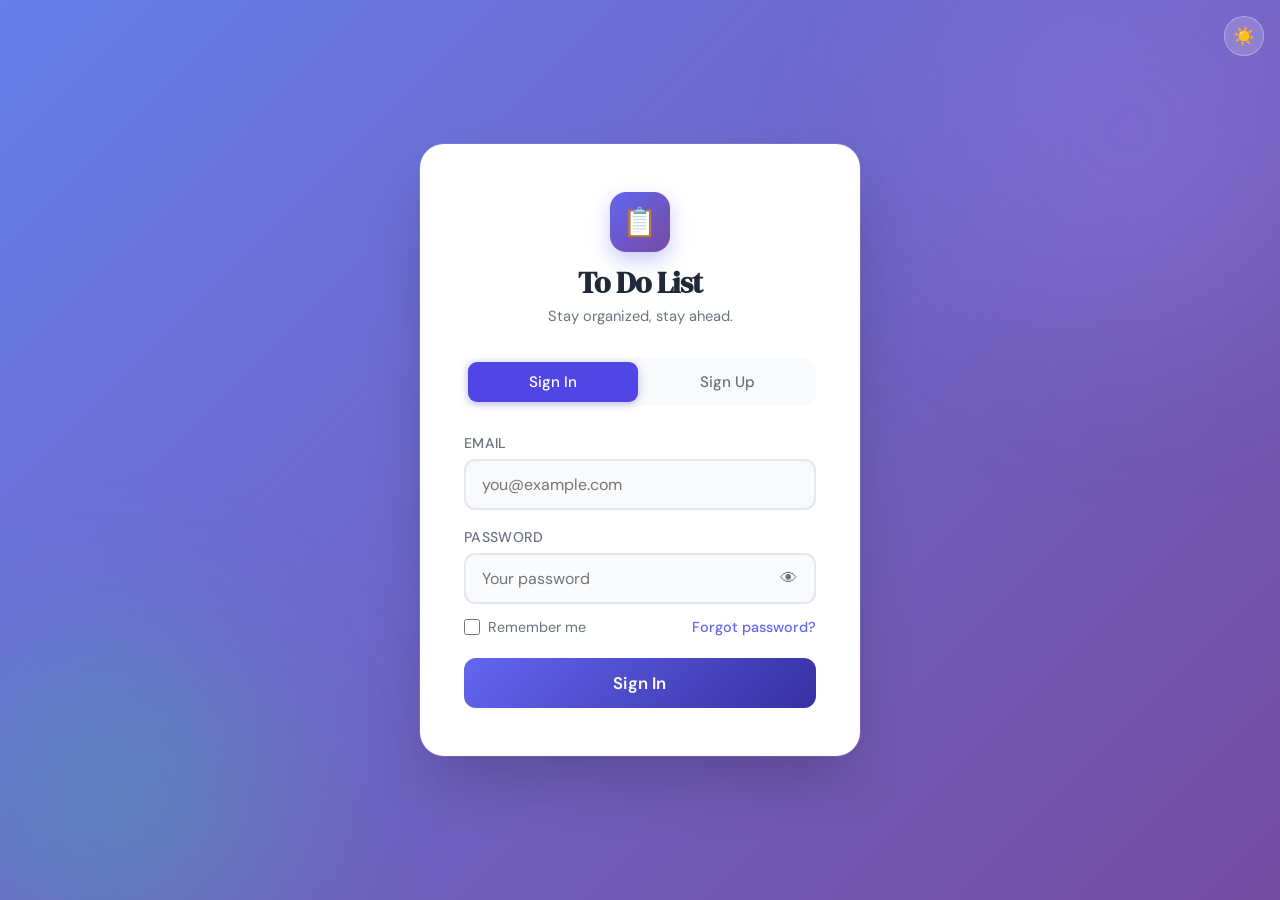
<file: index.html>
<!DOCTYPE html>
<html lang="en">
<head>
  <meta charset="UTF-8" />
  <meta name="viewport" content="width=device-width, initial-scale=1.0"/>
  <meta name="description" content="TaskFlow — Stay in the zone"/>
  <title>TaskFlow — Stay in the zone</title>
  <link rel="preconnect" href="https://fonts.googleapis.com">
  <link rel="preconnect" href="https://fonts.gstatic.com" crossorigin>
  <link href="https://fonts.googleapis.com/css2?family=Syne:wght@400;600;700;800&family=DM+Sans:ital,opsz,wght@0,9..40,300;0,9..40,400;0,9..40,500;1,9..40,300&display=swap" rel="stylesheet">
  <link rel="stylesheet" href="./styles.css">
  <style>
    /* ═══════════════════════════════════
       HERO SECTION
    ═══════════════════════════════════ */
    .hero {
      position: relative;
      min-height: 100vh;
      display: flex;
      flex-direction: column;
      align-items: center;
      justify-content: center;
      padding: 40px 24px 100px;
      overflow: hidden;
      background: #080812;
    }

    /* Mesh blobs */
    .hero-blob {
      position: absolute;
      border-radius: 50%;
      filter: blur(80px);
      pointer-events: none;
      z-index: 0;
    }
    .hero-blob-1 {
      width: 600px; height: 600px;
      background: radial-gradient(circle, rgba(99,102,241,0.35) 0%, transparent 65%);
      top: -180px; left: -120px;
      animation: blobDrift1 12s ease-in-out infinite;
    }
    .hero-blob-2 {
      width: 500px; height: 500px;
      background: radial-gradient(circle, rgba(139,92,246,0.28) 0%, transparent 65%);
      bottom: -160px; right: -80px;
      animation: blobDrift2 15s ease-in-out infinite;
    }
    .hero-blob-3 {
      width: 350px; height: 350px;
      background: radial-gradient(circle, rgba(244,114,182,0.18) 0%, transparent 65%);
      top: 50%; left: 50%;
      transform: translate(-50%,-50%);
      animation: blobDrift3 9s ease-in-out infinite;
    }
    @keyframes blobDrift1 { 0%,100%{transform:translate(0,0) scale(1);} 50%{transform:translate(60px,50px) scale(1.1);} }
    @keyframes blobDrift2 { 0%,100%{transform:translate(0,0) scale(1);} 50%{transform:translate(-40px,-40px) scale(1.08);} }
    @keyframes blobDrift3 { 0%,100%{transform:translate(-50%,-50%) scale(1);} 50%{transform:translate(-50%,-50%) scale(1.15);} }

    /* Fine grid */
    .hero-grid {
      position: absolute;
      inset: 0;
      z-index: 0;
      background-image:
        linear-gradient(rgba(148,163,184,0.05) 1px, transparent 1px),
        linear-gradient(90deg, rgba(148,163,184,0.05) 1px, transparent 1px);
      background-size: 52px 52px;
    }

    /* Floating particles */
    .hero-particles { position:absolute;inset:0;z-index:0;pointer-events:none; }
    .particle {
      position:absolute;border-radius:50%;
      animation: particlePulse var(--d,4s) ease-in-out infinite;
    }
    .p1{width:8px;height:8px;background:#818cf8;opacity:0.6;top:15%;left:10%;--d:3.4s;}
    .p2{width:5px;height:5px;background:#34d399;opacity:0.7;top:25%;right:14%;--d:4.1s;}
    .p3{width:7px;height:7px;background:#f472b6;opacity:0.5;top:65%;left:7%;--d:5.2s;}
    .p4{width:4px;height:4px;background:#fbbf24;opacity:0.8;bottom:28%;right:10%;--d:3.9s;}
    .p5{width:6px;height:6px;background:#60a5fa;opacity:0.6;top:42%;left:88%;--d:4.6s;}
    .p6{width:9px;height:9px;background:#a78bfa;opacity:0.4;bottom:40%;left:20%;--d:6s;}
    .p7{width:4px;height:4px;background:#fb923c;opacity:0.7;top:75%;right:25%;--d:3.2s;}
    @keyframes particlePulse {
      0%,100%{opacity:0.3;transform:scale(1) translateY(0);}
      50%{opacity:1;transform:scale(1.8) translateY(-8px);}
    }

    /* Content */
    .hero-content {
      position:relative;
      z-index:1;
      text-align:center;
      max-width:720px;
      width:100%;
    }

    .hero-badge {
      display:inline-flex;
      align-items:center;
      gap:9px;
      background:rgba(99,102,241,0.12);
      border:1px solid rgba(99,102,241,0.28);
      border-radius:999px;
      padding:7px 18px;
      font-family:'DM Sans',sans-serif;
      font-size:0.78rem;
      font-weight:500;
      color:#a5b4fc;
      letter-spacing:0.08em;
      text-transform:uppercase;
      margin-bottom:36px;
      animation:heroFadeUp 0.8s ease both;
    }
    .badge-dot {
      width:8px;height:8px;
      background:#10b981;
      border-radius:50%;
      box-shadow:0 0 8px rgba(16,185,129,0.8);
      animation:dotGlow 2s ease-in-out infinite;
    }
    @keyframes dotGlow { 0%,100%{box-shadow:0 0 6px rgba(16,185,129,0.6);} 50%{box-shadow:0 0 14px rgba(16,185,129,1);} }

    .hero-title {
      font-family:'Syne',sans-serif;
      font-size:clamp(2.8rem,8vw,5.8rem);
      font-weight:800;
      line-height:1.04;
      letter-spacing:-2.5px;
      color:#f8fafc;
      margin-bottom:28px;
      animation:heroFadeUp 0.8s 0.12s ease both;
    }
    .hero-title .grad {
      background:linear-gradient(135deg, #818cf8 0%, #c084fc 40%, #f472b6 80%);
      -webkit-background-clip:text;
      -webkit-text-fill-color:transparent;
      background-clip:text;
    }
    .hero-title .underline-wrap {
      position:relative;
      display:inline-block;
    }
    .hero-title .underline-wrap::after {
      content:'';
      position:absolute;
      left:0;bottom:-6px;right:0;
      height:3px;
      background:linear-gradient(90deg, #6366f1, #c084fc, #f472b6);
      border-radius:999px;
      animation:lineGrow 1s 0.8s ease both;
      transform-origin:left;
    }
    @keyframes lineGrow { from{transform:scaleX(0);} to{transform:scaleX(1);} }

    .hero-desc {
      font-family:'DM Sans',sans-serif;
      font-size:clamp(1rem,2.4vw,1.18rem);
      font-weight:300;
      color:#94a3b8;
      line-height:1.75;
      max-width:520px;
      margin:0 auto 44px;
      animation:heroFadeUp 0.8s 0.22s ease both;
    }
    .hero-desc strong { color:#cbd5e1; font-weight:500; }

    /* Feature pills */
    .hero-pills {
      display:flex;
      flex-wrap:wrap;
      gap:10px;
      justify-content:center;
      margin-bottom:48px;
      animation:heroFadeUp 0.8s 0.32s ease both;
    }
    .hpill {
      display:inline-flex;
      align-items:center;
      gap:7px;
      padding:9px 18px;
      background:rgba(255,255,255,0.04);
      border:1px solid rgba(255,255,255,0.08);
      border-radius:999px;
      font-family:'DM Sans',sans-serif;
      font-size:0.87rem;
      color:#94a3b8;
      transition:all 0.22s;
      cursor:default;
    }
    .hpill:hover {
      background:rgba(99,102,241,0.14);
      border-color:rgba(99,102,241,0.35);
      color:#c7d2fe;
      transform:translateY(-2px);
    }

    /* CTA */
    .hero-cta {
      display:flex;
      flex-wrap:wrap;
      gap:14px;
      justify-content:center;
      margin-bottom:64px;
      animation:heroFadeUp 0.8s 0.42s ease both;
    }
    .cta-main {
      display:inline-flex;
      align-items:center;
      gap:10px;
      background:linear-gradient(135deg,#6366f1 0%,#8b5cf6 100%);
      color:#fff;
      font-family:'Syne',sans-serif;
      font-size:1rem;
      font-weight:700;
      padding:15px 32px;
      border-radius:14px;
      border:none;
      cursor:pointer;
      text-decoration:none;
      box-shadow:0 8px 32px rgba(99,102,241,0.5), inset 0 1px 0 rgba(255,255,255,0.2);
      transition:all 0.24s;
      letter-spacing:0.01em;
      position:relative;
      overflow:hidden;
    }
    .cta-main::before {
      content:'';
      position:absolute;inset:0;
      background:linear-gradient(135deg,rgba(255,255,255,0.15),transparent);
      opacity:0;
      transition:opacity 0.24s;
    }
    .cta-main:hover { transform:translateY(-3px); box-shadow:0 16px 48px rgba(99,102,241,0.65); }
    .cta-main:hover::before { opacity:1; }

    .cta-ghost {
      display:inline-flex;
      align-items:center;
      gap:8px;
      background:transparent;
      color:#64748b;
      font-family:'DM Sans',sans-serif;
      font-size:0.95rem;
      font-weight:500;
      padding:15px 28px;
      border-radius:14px;
      border:1px solid rgba(255,255,255,0.1);
      cursor:pointer;
      text-decoration:none;
      transition:all 0.22s;
    }
    .cta-ghost:hover {
      background:rgba(255,255,255,0.06);
      color:#94a3b8;
      border-color:rgba(255,255,255,0.18);
      transform:translateY(-2px);
    }

    /* Stats row */
    .hero-stats {
      display:flex;
      align-items:center;
      gap:0;
      background:rgba(255,255,255,0.03);
      border:1px solid rgba(255,255,255,0.07);
      border-radius:20px;
      padding:20px 0;
      animation:heroFadeUp 0.8s 0.52s ease both;
      backdrop-filter:blur(10px);
    }
    .hstat {
      flex:1;
      text-align:center;
      padding:0 24px;
    }
    .hstat + .hstat {
      border-left:1px solid rgba(255,255,255,0.07);
    }
    .hstat-num {
      display:block;
      font-family:'Syne',sans-serif;
      font-size:2rem;
      font-weight:800;
      color:#f1f5f9;
      line-height:1;
      margin-bottom:6px;
    }
    .hstat-label {
      display:block;
      font-family:'DM Sans',sans-serif;
      font-size:0.75rem;
      color:#475569;
      letter-spacing:0.08em;
      text-transform:uppercase;
    }

    /* Scroll cue */
    .hero-scroll-cue {
      position:absolute;
      bottom:36px; left:50%;
      transform:translateX(-50%);
      display:flex;
      flex-direction:column;
      align-items:center;
      gap:8px;
      z-index:1;
      animation:heroFadeUp 0.8s 0.7s ease both;
    }
    .scroll-label {
      font-family:'DM Sans',sans-serif;
      font-size:0.7rem;
      letter-spacing:0.12em;
      text-transform:uppercase;
      color:#334155;
    }
    .scroll-ring {
      width:34px;height:34px;
      border:1px solid #1e293b;
      border-radius:50%;
      display:flex;
      align-items:center;
      justify-content:center;
      color:#475569;
      font-size:0.9rem;
      animation:scrollBounce 2s ease-in-out infinite;
    }
    @keyframes scrollBounce { 0%,100%{transform:translateY(0);} 50%{transform:translateY(6px);} }

    @keyframes heroFadeUp {
      from{opacity:0;transform:translateY(28px);}
      to{opacity:1;transform:translateY(0);}
    }

    /* App section wrapper */
    .app-section {
      background:#f1f5f9;
      padding:72px 16px;
    }
    .dark .app-section { background:#0f172a; }

    /* Override fonts globally */
    body { font-family:'DM Sans',system-ui,sans-serif; }
    .header h1, .filter-btn, button[type="submit"] { font-family:'Syne',sans-serif; }

    /* Responsive */
    @media(max-width:600px) {
      .hero-stats { flex-direction:column; gap:0; padding:16px 0; }
      .hstat { padding:14px 20px; border-left:none!important; border-top:1px solid rgba(255,255,255,0.07); }
      .hstat:first-child { border-top:none; }
      .hero-title { letter-spacing:-1px; }
      .hero-cta { flex-direction:column; align-items:center; }
      .cta-main,.cta-ghost { width:100%; justify-content:center; }
    }

    /* USER BAR */
    .user-bar {
      display:flex;align-items:center;justify-content:space-between;
      background:rgba(255,255,255,0.12);border-radius:10px;
      padding:8px 14px;margin-top:16px;font-size:0.9rem;
    }
    .user-info {display:flex;align-items:center;gap:8px;text-decoration:none;color:inherit;}
    .user-avatar {
      width:32px;height:32px;background:rgba(255,255,255,0.25);border-radius:50%;
      display:flex;align-items:center;justify-content:center;font-size:1.1rem;
      border:2px solid rgba(255,255,255,0.35);transition:transform 0.2s;flex-shrink:0;
    }
    .user-info:hover .user-avatar{transform:scale(1.1);}
    .user-name{font-weight:500;opacity:0.95;color:white;}
    .user-name small{display:block;font-size:0.75rem;opacity:0.7;font-weight:400;}
    .user-actions{display:flex;gap:8px;align-items:center;}
    .profile-btn {
      background:rgba(255,255,255,0.18);border:1px solid rgba(255,255,255,0.28);
      color:white;font-size:0.82rem;font-weight:600;padding:5px 12px;border-radius:7px;
      cursor:pointer;text-decoration:none;transition:background 0.2s;
      display:inline-flex;align-items:center;gap:5px;
    }
    .profile-btn:hover{background:rgba(255,255,255,0.3);}
    .logout-btn {
      background:rgba(255,255,255,0.1);border:1px solid rgba(255,255,255,0.2);
      color:rgba(255,255,255,0.8);font-size:0.82rem;font-weight:500;
      padding:5px 10px;border-radius:7px;cursor:pointer;transition:background 0.2s;
    }
    .logout-btn:hover{background:rgba(255,0,0,0.25);color:white;}
    .header-right{display:flex;justify-content:flex-end;margin-bottom:4px;}

    /* CHATBOT */
    #tc-fab {
      position:fixed;bottom:28px;right:28px;width:60px;height:60px;border-radius:50%;
      background:linear-gradient(135deg,#6366f1,#8b5cf6);color:#fff;border:none;
      font-size:1.6rem;cursor:pointer;box-shadow:0 6px 24px rgba(99,102,241,0.5);
      display:flex;align-items:center;justify-content:center;z-index:99998;
      transition:transform 0.22s,box-shadow 0.22s;
    }
    #tc-fab:hover{transform:scale(1.1) translateY(-2px);box-shadow:0 10px 30px rgba(99,102,241,0.6);}
    #tc-fab .tc-badge {
      position:absolute;top:-4px;right:-4px;background:#10b981;color:#fff;
      font-size:0.58rem;font-weight:700;padding:2px 5px;border-radius:999px;
    }
    #tc-panel {
      position:fixed;bottom:102px;right:28px;width:355px;max-height:530px;background:#fff;
      border-radius:18px;box-shadow:0 24px 60px rgba(0,0,0,0.2);display:flex;flex-direction:column;
      z-index:99999;opacity:0;transform:translateY(16px) scale(0.96);pointer-events:none;
      transition:opacity 0.25s,transform 0.25s;overflow:hidden;border:1px solid rgba(99,102,241,0.15);
    }
    .dark #tc-panel{background:#1e2937;border-color:rgba(99,102,241,0.3);}
    #tc-panel.open{opacity:1;transform:translateY(0) scale(1);pointer-events:all;}
    #tc-header {
      background:linear-gradient(135deg,#6366f1,#8b5cf6);color:#fff;padding:13px 16px;
      display:flex;align-items:center;gap:10px;flex-shrink:0;
    }
    .tc-hav {
      width:36px;height:36px;border-radius:50%;background:rgba(255,255,255,0.2);
      display:flex;align-items:center;justify-content:center;font-size:1.15rem;flex-shrink:0;
    }
    .tc-hinfo{flex:1;line-height:1.3;}
    .tc-hinfo strong{font-size:0.93rem;display:block;}
    .tc-hinfo span{font-size:0.74rem;opacity:0.82;}
    #tc-close {
      background:rgba(255,255,255,0.15);border:none;color:#fff;border-radius:8px;
      width:28px;height:28px;font-size:1rem;cursor:pointer;
      display:flex;align-items:center;justify-content:center;
    }
    #tc-close:hover{background:rgba(255,255,255,0.3);}
    #tc-msgs {
      flex:1;overflow-y:auto;padding:14px 13px;display:flex;
      flex-direction:column;gap:10px;scroll-behavior:smooth;
    }
    #tc-msgs::-webkit-scrollbar{width:4px;}
    #tc-msgs::-webkit-scrollbar-thumb{background:#d1d5db;border-radius:4px;}
    .tc-bbl{display:flex;gap:8px;max-width:90%;animation:tcpop 0.2s ease;}
    @keyframes tcpop{from{opacity:0;transform:translateY(6px);}to{opacity:1;transform:translateY(0);}}
    .tc-bbl.user{align-self:flex-end;flex-direction:row-reverse;}
    .tc-bbl.bot{align-self:flex-start;}
    .tc-av {
      width:27px;height:27px;border-radius:50%;background:linear-gradient(135deg,#6366f1,#8b5cf6);
      color:#fff;font-size:0.82rem;display:flex;align-items:center;justify-content:center;
      flex-shrink:0;margin-top:2px;
    }
    .tc-txt{padding:9px 12px;border-radius:14px;font-size:0.87rem;line-height:1.55;}
    .tc-bbl.user .tc-txt{background:#6366f1;color:#fff;border-bottom-right-radius:4px;}
    .tc-bbl.bot .tc-txt{background:#f3f4f6;color:#1f2937;border-bottom-left-radius:4px;}
    .dark .tc-bbl.bot .tc-txt{background:#334155;color:#e2e8f0;}
    #tc-chips{display:flex;flex-wrap:wrap;gap:6px;padding:0 13px 10px;flex-shrink:0;}
    .tc-chip {
      font-size:0.77rem;padding:5px 11px;background:#ede9fe;color:#6d28d9;
      border:1px solid #ddd6fe;border-radius:999px;cursor:pointer;white-space:nowrap;
      transition:background 0.18s,transform 0.15s;
    }
    .dark .tc-chip{background:#312e81;color:#c4b5fd;border-color:#4c1d95;}
    .tc-chip:hover{background:#c4b5fd;transform:translateY(-1px);}
    .tc-dots{display:flex;gap:4px;align-items:center;padding:2px 0;}
    .tc-dots span {
      width:6px;height:6px;border-radius:50%;background:#9ca3af;display:inline-block;
      animation:tcdot 1.2s ease-in-out infinite;
    }
    .tc-dots span:nth-child(2){animation-delay:0.2s;}
    .tc-dots span:nth-child(3){animation-delay:0.4s;}
    @keyframes tcdot{0%,60%,100%{transform:translateY(0);opacity:0.5;}30%{transform:translateY(-5px);opacity:1;}}
    #tc-bar {
      padding:11px 13px;border-top:1px solid #e5e7eb;display:flex;gap:8px;
      align-items:center;flex-shrink:0;background:#fff;
    }
    .dark #tc-bar{border-top-color:#334155;background:#1e2937;}
    #tc-input {
      flex:1;border:1.5px solid #d1d5db;border-radius:10px;padding:9px 12px;
      font-size:0.87rem;outline:none;background:#fff;color:#1f2937;transition:border-color 0.18s;
    }
    .dark #tc-input{background:#334155;border-color:#475569;color:#e2e8f0;}
    #tc-input:focus{border-color:#6366f1;}
    #tc-send {
      width:37px;height:37px;background:#6366f1;color:#fff;border:none;
      border-radius:10px;font-size:1rem;cursor:pointer;display:flex;
      align-items:center;justify-content:center;flex-shrink:0;transition:background 0.18s,transform 0.15s;
    }
    #tc-send:hover{background:#4f46e5;transform:scale(1.05);}
    @media(max-width:420px){
      #tc-panel{width:calc(100vw - 20px);right:10px;bottom:88px;}
      #tc-fab{bottom:18px;right:14px;}
    }
  </style>
</head>
<body>

  <!-- ══════════════════════════════
       HERO
  ══════════════════════════════ -->
  <section class="hero" id="hero">
    <div class="hero-blob hero-blob-1"></div>
    <div class="hero-blob hero-blob-2"></div>
    <div class="hero-blob hero-blob-3"></div>
    <div class="hero-grid"></div>
    <div class="hero-particles">
      <div class="particle p1"></div>
      <div class="particle p2"></div>
      <div class="particle p3"></div>
      <div class="particle p4"></div>
      <div class="particle p5"></div>
      <div class="particle p6"></div>
      <div class="particle p7"></div>
    </div>

    <div class="hero-content">
      <div class="hero-badge">
        <span class="badge-dot"></span>
        Productivity, reimagined
      </div>

      <h1 class="hero-title">
        Get things done.<br>
        Stay <span class="underline-wrap"><span class="grad">in the zone.</span></span>
      </h1>

      <p class="hero-desc">
        TaskFlow helps you <strong>capture</strong>, <strong>prioritize</strong>, and actually
        <strong>finish</strong> what you start — with a smart AI assistant right at your fingertips.
      </p>

      <div class="hero-pills">
        <span class="hpill">🎯 Priority levels</span>
        <span class="hpill">📅 Due dates</span>
        <span class="hpill">🤖 AI assistant</span>
        <span class="hpill">🌙 Dark mode</span>
        <span class="hpill">☁️ Local storage</span>
      </div>

      <div class="hero-cta">
        <a href="#app" class="cta-main" onclick="smoothScroll()">
          ✦ &nbsp;Start Tasking
        </a>
        <a href="#app" class="cta-ghost" onclick="smoothScroll()">
          See how it works ↓
        </a>
      </div>

      <!-- <div class="hero-stats">
        <div class="hstat">
          <span class="hstat-num" id="heroTotal">0</span>
          <span class="hstat-label">Total Tasks</span>
        </div>
        <div class="hstat">
          <span class="hstat-num" id="heroDone">0</span>
          <span class="hstat-label">Completed</span>
        </div>
        <div class="hstat">
          <span class="hstat-num" id="heroRate">0%</span>
          <span class="hstat-label">Done Rate</span>
        </div>
      </div>
    </div> -->

    <div class="hero-scroll-cue">
      <span class="scroll-label">Scroll</span>
      <div class="scroll-ring">↓</div>
    </div>
  </section>

  <!-- ══════════════════════════════
       APP
  ══════════════════════════════ -->
  <div class="app-section" id="app">
    <div class="container">
      <header class="header">
        <div class="header-right">
          <button type="button" id="themeToggle" class="theme-toggle" aria-label="Toggle dark/light mode">
            <span class="icon-sun">☀️</span>
            <span class="icon-moon">🌙</span>
          </button>
        </div>
        <div class="title-area">
          <h1>TaskFlow</h1>
          <p class="tagline">Stay in the zone ✦</p>
        </div>
        <div class="user-bar" id="userBar">
          <a href="profile.html" class="user-info" title="View profile">
            <div class="user-avatar" id="userAvatar">😊</div>
            <div>
              <span class="user-name" id="userName">—</span>
              <small>View profile →</small>
            </div>
          </a>
          <div class="user-actions">
            <a href="profile.html" class="profile-btn">👤 Profile</a>
            <button class="logout-btn" onclick="signOut()">Sign Out</button>
          </div>
        </div>
        <div class="stats">
          <div class="progress-container">
            <div id="progressBar" class="progress-bar">
              <div id="progress" class="progress-fill" style="width: 0%;"></div>
            </div>
          </div>
          <div class="counter">
            <strong id="numbers">0</strong> / <span id="total">0</span>
            <span class="done-text">done</span>
          </div>
        </div>
      </header>

      <form id="taskForm" class="add-task-form">
        <div class="input-row">
          <input type="text" id="taskInput" placeholder="What needs to be done?" autocomplete="off" required>
          <input type="date" id="dueDate" title="Due date (optional)">
          <select id="priority" title="Priority level">
            <option value="" disabled selected>Priority</option>
            <option value="high">High</option>
            <option value="medium">Medium</option>
            <option value="low">Low</option>
          </select>
          <button type="submit" aria-label="Add task">+</button>
        </div>
      </form>

      <div class="filters">
        <button type="button" class="filter-btn active" data-filter="all">All</button>
        <button type="button" class="filter-btn" data-filter="active">Active</button>
        <button type="button" class="filter-btn" data-filter="completed">Done</button>
        <button type="button" class="clear-completed" data-action="clear">Clear completed</button>
      </div>

      <ul class="task-list" id="taskList"></ul>

      <div class="empty-state" id="emptyState">
        <div class="empty-emoji">📋✨</div>
        <p>No tasks yet</p>
        <small>Add your first task above</small>
      </div>
    </div>
  </div>

  <!-- CHATBOT -->
  <button id="tc-fab" aria-label="Open task assistant">
    🤖<span class="tc-badge">AI</span>
  </button>
  <div id="tc-panel">
    <div id="tc-header">
      <div class="tc-hav">✦</div>
      <div class="tc-hinfo">
        <strong>Task Assistant</strong>
        <span>Your smart to-do helper</span>
      </div>
      <button id="tc-close">✕</button>
    </div>
    <div id="tc-msgs"></div>
    <div id="tc-chips"></div>
    <div id="tc-bar">
      <input id="tc-input" type="text" placeholder="Ask about your tasks…" autocomplete="off"/>
      <button id="tc-send">➤</button>
    </div>
  </div>

  <script>
    function smoothScroll() {
      event.preventDefault();
      document.getElementById('app').scrollIntoView({ behavior: 'smooth' });
    }

    function loadHeroStats() {
      try {
        var s = localStorage.getItem('todo_session');
        var key = s ? 'tasks_' + JSON.parse(s).email.toLowerCase() : 'tasks';
        var tasks = JSON.parse(localStorage.getItem(key) || '[]');
        var total = tasks.length;
        var done = tasks.filter(function(t){ return t.completed; }).length;
        var rate = total ? Math.round(done / total * 100) : 0;
        document.getElementById('heroTotal').textContent = total;
        document.getElementById('heroDone').textContent = done;
        document.getElementById('heroRate').textContent = rate + '%';
      } catch(e) {}
    }

    // Auth guard
    (function() {
      var session = localStorage.getItem('todo_session');
      if (!session) { window.location.replace('auth.html'); return; }
      var user = JSON.parse(session);
      var users = JSON.parse(localStorage.getItem('todo_users') || '[]');
      var fullUser = users.find(function(u){ return u.email.toLowerCase() === user.email.toLowerCase(); });
      var avatar = fullUser && fullUser.avatar ? fullUser.avatar : '😊';
      document.getElementById('userName').textContent = user.name || user.email;
      document.getElementById('userAvatar').textContent = avatar;
      loadHeroStats();
    })();

    function signOut() {
      if (confirm('Sign out?')) {
        localStorage.removeItem('todo_session');
        window.location.href = 'auth.html';
      }
    }

    // Chatbot
    var TC = (function() {
      var isOpen = false;
      function getTasks() {
        try {
          var s = localStorage.getItem('todo_session');
          var key = s ? 'tasks_' + JSON.parse(s).email.toLowerCase() : 'tasks';
          return JSON.parse(localStorage.getItem(key) || '[]');
        } catch(e) { return []; }
      }
      function today() { return new Date().toISOString().split('T')[0]; }
      function reply(msg) {
        msg = msg.toLowerCase().trim();
        var all=getTasks(), active=all.filter(function(t){return !t.completed;}),
            done=all.filter(function(t){return t.completed;}),
            high=active.filter(function(t){return t.priority==='high';}),
            med=active.filter(function(t){return t.priority==='medium';}),
            low=active.filter(function(t){return t.priority==='low';}),
            overdue=active.filter(function(t){return t.dueDate&&t.dueDate<today();}),
            due2day=active.filter(function(t){return t.dueDate&&t.dueDate===today();}),
            li=function(arr){return arr.map(function(t){return '• '+t.text;}).join('\n');};
        if(/^(hi|hey|hello|yo|sup)/.test(msg)) return "Hey! 👋 You have **"+active.length+" active task"+(active.length!==1?'s':'')+"** right now. What would you like to know? 😊";
        if(/how many|count|total|number/.test(msg)) return "📊 Summary:\n• Total: **"+all.length+"**\n• Active: **"+active.length+"**\n• Completed: **"+done.length+"**\n• Overdue: **"+overdue.length+"**";
        if(/done|complet|finish|progress/.test(msg)){if(!done.length)return "No completed tasks yet. Keep going! 💪";var pct=all.length?Math.round(done.length/all.length*100):0;return "🎉 **"+done.length+" task"+(done.length!==1?'s':'')+"** done — **"+pct+"%** of list!\n"+li(done.slice(0,5))+(done.length>5?'\n…+more':'');}
        if(/today|due today/.test(msg)){if(!due2day.length)return "✅ Nothing due today! Great time to get ahead.";return "📅 Due today ("+due2day.length+"):\n"+li(due2day);}
        if(/overdue|late|missed/.test(msg)){if(!overdue.length)return "🎉 No overdue tasks! You're on schedule.";return "⚠️ **"+overdue.length+" overdue**:\n"+li(overdue)+"\n\nTackle these first!";}
        if(/high|urgent|important/.test(msg)){if(!high.length)return "No high-priority tasks right now. 👌";return "🔴 High priority ("+high.length+"):\n"+li(high);}
        if(/medium|med/.test(msg)){if(!med.length)return "No medium-priority tasks.";return "🟡 Medium priority ("+med.length+"):\n"+li(med);}
        if(/\blow\b/.test(msg)){if(!low.length)return "No low-priority tasks. Nice!";return "🟢 Low priority ("+low.length+"):\n"+li(low);}
        if(/all|list|show|active|pending/.test(msg)){if(!active.length)return "🎉 All done! Nothing left!";return "📋 Active tasks ("+active.length+"):\n"+li(active);}
        if(/next|what.*do|suggest|focus|start/.test(msg)){if(!active.length)return "All done! 🎉 Enjoy the rest!";var pick=overdue[0]||due2day[0]||high[0]||med[0]||active[0],why=overdue[0]?'(overdue!)':due2day[0]?'(due today)':high[0]?'(high priority)':'';return "👉 Work on:\n**\""+pick.text+"\"** "+why+"\n\n"+(active.length-1)+" other tasks remaining.";}
        if(/add|create|new task/.test(msg)) return "Type your task in the input box at the top and hit **+**. You can also set a due date and priority! 📝";
        if(/delete|remove|clear/.test(msg)) return "Click 🗑️ next to any task to delete it, or use **Clear completed** to bulk-remove finished ones.";
        if(/motivat|stuck|overwhelm|tired/.test(msg)) return active.length>5?"Pick just **3 tasks to focus on today**. Small wins build momentum! 💪":"Only "+active.length+" left — you're almost there! 🚀";
        if(!all.length) return "Task list is empty! Add your first task at the top. 📋";
        var f=["I can help with: tasks due today, overdue, priorities, progress, or what to do next. Just ask! 😊","Try: \"What's overdue?\", \"Show high priority\", or \"What should I do next?\" 📋"];
        return f[Math.floor(Math.random()*f.length)];
      }
      function esc(s){return String(s).replace(/&/g,'&amp;').replace(/</g,'&lt;').replace(/>/g,'&gt;');}
      function fmt(t){return t.replace(/\*\*(.*?)\*\*/g,'<strong>$1</strong>').replace(/\n/g,'<br>');}
      function addMsg(role,text){var c=document.getElementById('tc-msgs'),d=document.createElement('div');d.className='tc-bbl '+role;d.innerHTML=role==='bot'?'<div class="tc-av">✦</div><div class="tc-txt">'+fmt(text)+'</div>':'<div class="tc-txt">'+esc(text)+'</div>';c.appendChild(d);c.scrollTop=c.scrollHeight;}
      function showDots(){var c=document.getElementById('tc-msgs'),d=document.createElement('div');d.className='tc-bbl bot';d.id='tc-typing';d.innerHTML='<div class="tc-av">✦</div><div class="tc-txt"><div class="tc-dots"><span></span><span></span><span></span></div></div>';c.appendChild(d);c.scrollTop=c.scrollHeight;}
      function hideDots(){var e=document.getElementById('tc-typing');if(e)e.remove();}
      function chips(){var bar=document.getElementById('tc-chips');bar.innerHTML='';['What tasks are due today?','Show high priority tasks','What should I do next?','How many tasks done?'].forEach(function(lbl){var b=document.createElement('button');b.className='tc-chip';b.textContent=lbl;b.addEventListener('click',function(e){e.stopPropagation();bar.innerHTML='';send(lbl);});bar.appendChild(b);});}
      function send(txt){var inp=document.getElementById('tc-input');txt=(txt||inp.value).trim();if(!txt)return;inp.value='';addMsg('user',txt);showDots();setTimeout(function(){hideDots();addMsg('bot',reply(txt));},500+Math.random()*400);}
      function open(){isOpen=true;document.getElementById('tc-panel').classList.add('open');if(!document.getElementById('tc-msgs').children.length){var a=getTasks().filter(function(t){return!t.completed;}).length;addMsg('bot',"Hey! 👋 You have **"+a+" active task"+(a!==1?'s':'')+"**. What can I help with?");chips();}setTimeout(function(){document.getElementById('tc-input').focus();},200);}
      function close(){isOpen=false;document.getElementById('tc-panel').classList.remove('open');}
      return {init:function(){
        var fab=document.getElementById('tc-fab'),panel=document.getElementById('tc-panel');
        panel.addEventListener('click',function(e){e.stopPropagation();});
        fab.addEventListener('click',function(e){e.stopPropagation();isOpen?close():open();});
        document.getElementById('tc-close').addEventListener('click',function(e){e.stopPropagation();close();});
        document.getElementById('tc-send').addEventListener('click',function(e){e.stopPropagation();send();});
        document.getElementById('tc-input').addEventListener('keydown',function(e){if(e.key==='Enter')send();});
        document.addEventListener('click',function(){if(isOpen)close();});
      }};
    })();

    document.addEventListener('DOMContentLoaded', function(){ TC.init(); });
  </script>

  <script src="./app.js" defer></script>
</body>
</html>
</file>
<file: styles.css>
* {
  margin: 0;
  padding: 0;
  box-sizing: border-box;
}

body {
  font-family: 'DM Sans', system-ui, -apple-system, BlinkMacSystemFont, 'Segoe UI', Roboto, sans-serif;
  background: #f1f5f9;
  min-height: 100vh;
  color: #1f2937;
  transition: background 0.4s ease;
}

/* App section wraps the container */
.app-section {
  background: #f1f5f9;
  padding: 72px 12px;
}

/* Dark Mode */
.dark body {
  background: #0f172a;
}

.dark .app-section {
  background: #0f172a;
}

.container {
  max-width: 580px;
  margin: 0 auto;
  background: white;
  border-radius: 16px;
  overflow: hidden;
  box-shadow: 0 20px 40px -12px rgba(0, 0, 0, 0.18);
  transition: background 0.3s ease, box-shadow 0.3s ease;
}

.dark .container {
  background: #1e2937;
  box-shadow: 0 20px 40px -12px rgba(0, 0, 0, 0.4);
}

/* Header */
.header {
  background: #4f46e5;
  color: white;
  padding: 28px 32px 20px;
  text-align: center;
}

.title-area h1 {
  font-size: 2.4rem;
  font-weight: 800;
  letter-spacing: -0.8px;
  margin-bottom: 6px;
  font-family: 'Syne', sans-serif;
}

.tagline {
  font-size: 1.05rem;
  opacity: 0.88;
  font-weight: 400;
}

/* Stats / Progress */
.stats {
  margin-top: 24px;
  display: flex;
  flex-direction: column;
  gap: 14px;
  align-items: center;
}

.progress-container {
  width: 100%;
  max-width: 360px;
}

.progress-bar {
  height: 10px;
  background: rgba(255, 255, 255, 0.25);
  border-radius: 999px;
  overflow: hidden;
}

.progress-fill {
  height: 100%;
  background: #34d399;
  width: 0%;
  border-radius: 999px;
  transition: width 0.4s ease;
}

.counter {
  font-size: 1.15rem;
  font-weight: 500;
}

.counter strong {
  color: #34d399;
}

.done-text {
  color: rgba(255, 255, 255, 0.9);
  font-weight: 400;
}

/* Add task form */
.add-task-form {
  padding: 20px 28px 16px;
  background: #f9fafb;
  border-bottom: 1px solid #e5e7eb;
}

.dark .add-task-form {
  background: #334155;
  border-bottom: 1px solid #475569;
}

.input-row {
  display: flex;
  gap: 10px;
  flex-wrap: wrap;
}

#taskInput {
  flex: 1 1 260px;
  min-width: 0;
  padding: 14px 16px;
  font-size: 1.05rem;
  border: 2px solid #d1d5db;
  border-radius: 10px;
  transition: all 0.2s;
  background: white;
}

.dark #taskInput {
  background: #475569;
  border-color: #64748b;
  color: #e2e8f0;
}

#taskInput:focus {
  outline: none;
  border-color: #6366f1;
  box-shadow: 0 0 0 3px rgba(99, 102, 241, 0.12);
}

#dueDate,
#priority {
  padding: 14px 16px;
  font-size: 1rem;
  border: 2px solid #d1d5db;
  border-radius: 10px;
  background: white;
  color: #374151;
}

.dark #dueDate,
.dark #priority {
  background: #475569;
  border-color: #64748b;
  color: #e2e8f0;
}

#dueDate:focus,
#priority:focus {
  outline: none;
  border-color: #6366f1;
}

button[type="submit"] {
  width: 54px;
  height: 54px;
  font-size: 1.8rem;
  line-height: 1;
  background: #6366f1;
  color: white;
  border: none;
  border-radius: 12px;
  cursor: pointer;
  transition: all 0.2s;
}

button[type="submit"]:hover {
  background: #4f46e5;
  transform: translateY(-1px);
}

/* Filters */
.filters {
  display: flex;
  flex-wrap: wrap;
  gap: 10px;
  padding: 16px 28px;
  background: #f9fafb;
  border-bottom: 1px solid #e5e7eb;
}

.dark .filters {
  background: #334155;
  border-bottom: 1px solid #475569;
}

.filter-btn,
.clear-completed {
  padding: 10px 18px;
  font-size: 0.95rem;
  font-weight: 500;
  border: none;
  border-radius: 10px;
  cursor: pointer;
  background: #e5e7eb;
  color: #4b5563;
  transition: all 0.18s;
}

.dark .filter-btn,
.dark .clear-completed {
  background: #475569;
  color: #e2e8f0;
}

.filter-btn.active {
  background: #6366f1;
  color: white;
}

.filter-btn:hover:not(.active),
.clear-completed:hover {
  background: #d1d5db;
}

.dark .filter-btn:hover:not(.active),
.dark .clear-completed:hover {
  background: #64748b;
}

.clear-completed {
  margin-left: auto;
  background: #fee2e2;
  color: #dc2626;
}

.dark .clear-completed {
  background: #7f1d1d;
  color: #fca5a5;
}

/* Task list */
.task-list {
  list-style: none;
}

.task-item {
  display: flex;
  align-items: center;
  gap: 14px;
  padding: 18px 28px;
  border-bottom: 1px solid #f1f1f1;
  transition: background 0.2s ease;
}

.dark .task-item {
  border-bottom: 1px solid #475569;
}

.task-item:last-child {
  border-bottom: none;
}

.task-item:hover {
  background: #f8fafc;
}

.dark .task-item:hover {
  background: #334155;
}

/* TASK TEXT COLOR - UPDATED */
.task-text {
  flex: 1;
  font-size: 1.08rem;
  line-height: 1.5;
  color: #1f2937;           /* Darker, clearer text */
  font-weight: 500;
}

.dark .task-text {
  color: #e2e8f0;           /* Light color in dark mode */
}

.task-item.completed .task-text {
  text-decoration: line-through;
  color: #9ca3af;           /* Softer gray when completed */
  font-weight: 400;
}

.dark .task-item.completed .task-text {
  color: #94a3b8;
}

.task-title {
  display: block;
}

.due-date {
  font-size: 0.9rem;
  color: #6b7280;
  display: block;
  margin-top: 4px;
}

.dark .due-date {
  color: #94a3b8;
}

/* Priority Badge */
.priority-tag {
  font-size: 0.82rem;
  font-weight: 600;
  padding: 5px 12px;
  border-radius: 6px;
  white-space: nowrap;
  margin-left: auto;
  flex-shrink: 0;
}

.priority-high    { background: #fee2e2; color: #dc2626; }
.priority-medium  { background: #fef3c7; color: #d97706; }
.priority-low     { background: #d1fae5; color: #059669; }

.dark .priority-high   { background: #7f1d1d; color: #fca5a5; }
.dark .priority-medium { background: #78350f; color: #fcd34d; }
.dark .priority-low    { background: #064e3b; color: #6ee7b7; }

/* Checkbox */
.checkbox {
  width: 22px;
  height: 22px;
  accent-color: #10b981;
  cursor: pointer;
  flex-shrink: 0;
}

/* Delete Button */
.delete-btn {
  background: none;
  border: none;
  color: #9ca3af;
  font-size: 1.45rem;
  cursor: pointer;
  padding: 6px 8px;
  border-radius: 6px;
  transition: all 0.2s;
  flex-shrink: 0;
}

.delete-btn:hover {
  color: #ef4444;
  background: #fee2e2;
}

.dark .delete-btn:hover {
  color: #fca5a5;
  background: #7f1d1d;
}

/* Empty state */
.empty-state {
  padding: 90px 30px;
  text-align: center;
  color: #9ca3af;
  display: none;
}

.dark .empty-state {
  color: #94a3b8;
}

.empty-emoji {
  font-size: 3.8rem;
  margin-bottom: 16px;
}

.empty-state p {
  font-size: 1.2rem;
  margin-bottom: 8px;
}

.empty-state small {
  font-size: 1rem;
  opacity: 0.8;
}

/* Responsive */
@media (max-width: 520px) {
  .container {
    margin: 20px 8px;
  }
  
  .input-row {
    flex-direction: column;
  }
  
  button[type="submit"] {
    width: 100%;
    height: 52px;
    font-size: 1.6rem;
  }
  
  .filters {
    flex-direction: column;
    gap: 8px;
  }
  
  .clear-completed {
    margin-left: 0;
  }
}

/* Theme Toggle */
.theme-toggle {
  background: none;
  border: none;
  font-size: 1.5rem;
  cursor: pointer;
  padding: 8px;
  border-radius: 50%;
  transition: all 0.3s;
}

.theme-toggle:hover {
  background: rgba(255,255,255,0.2);
}

.dark .theme-toggle:hover {
  background: rgba(255,255,255,0.1);
}
</file>
